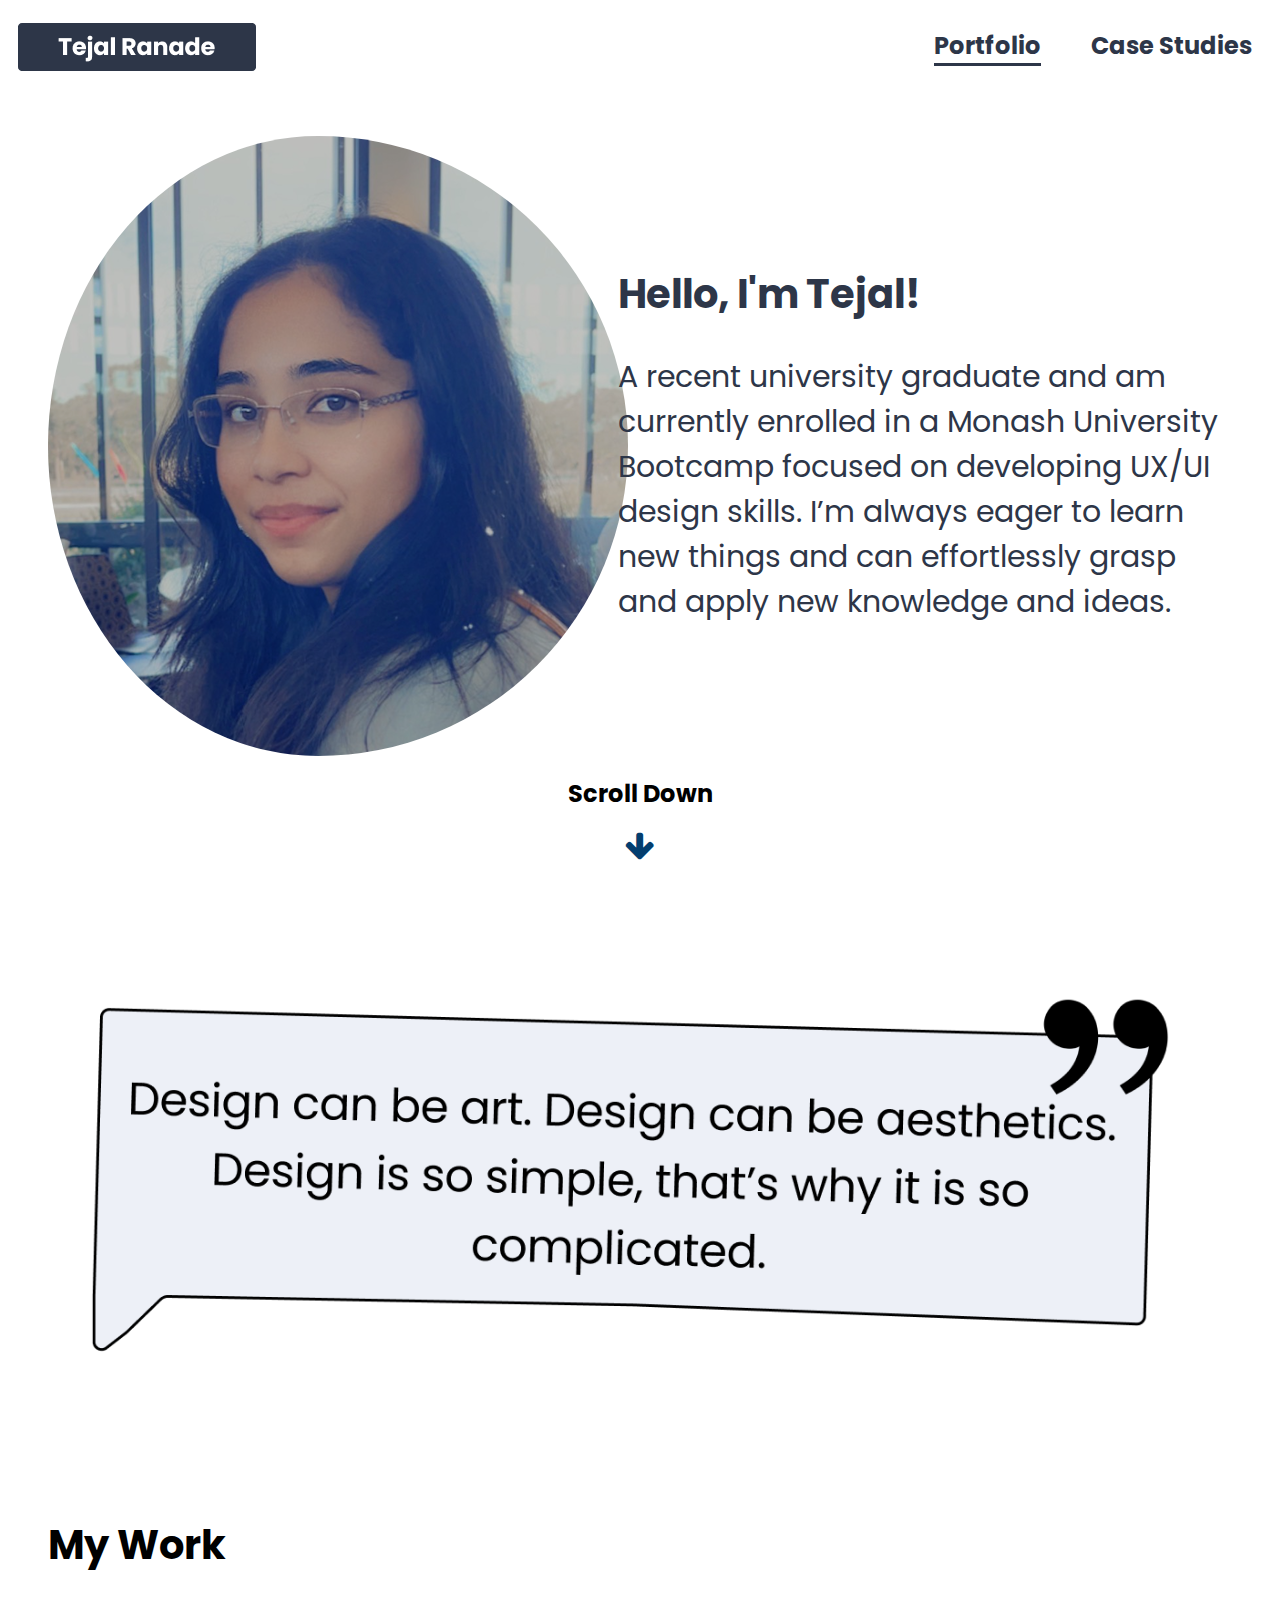
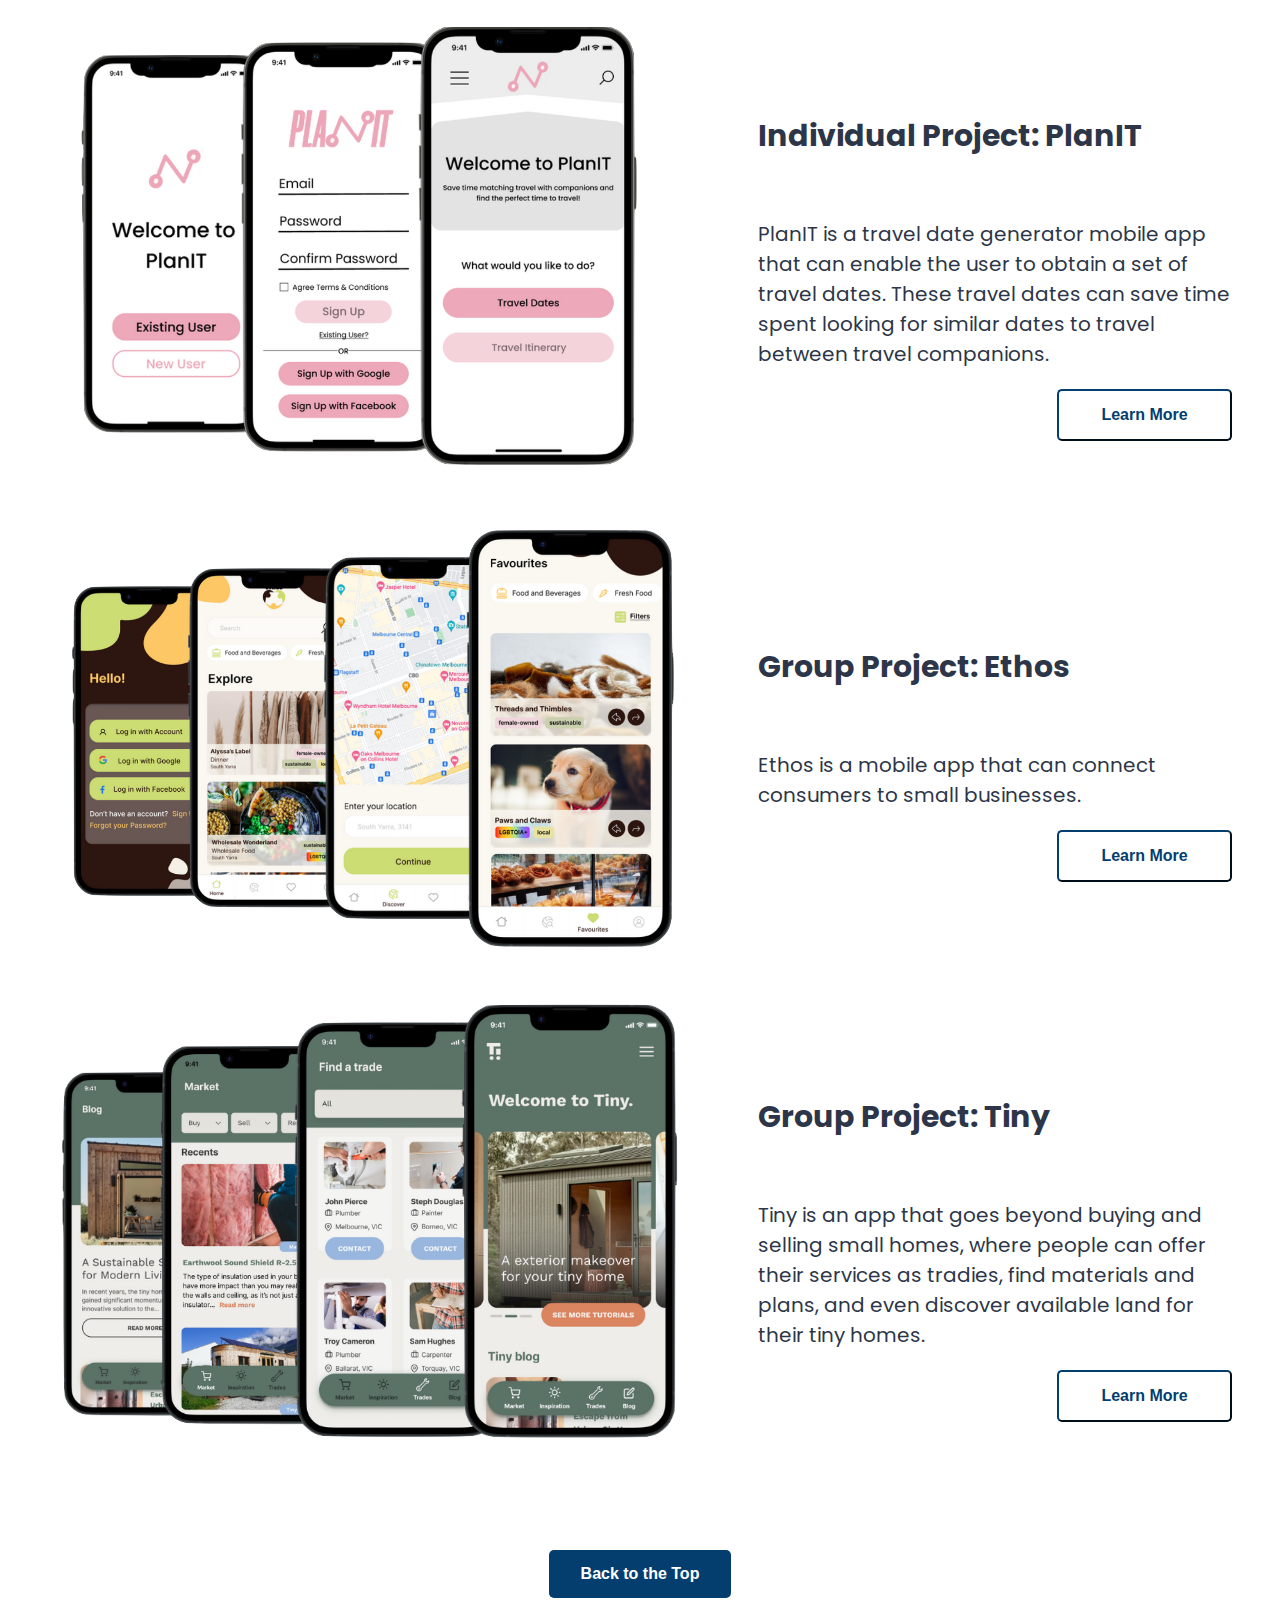
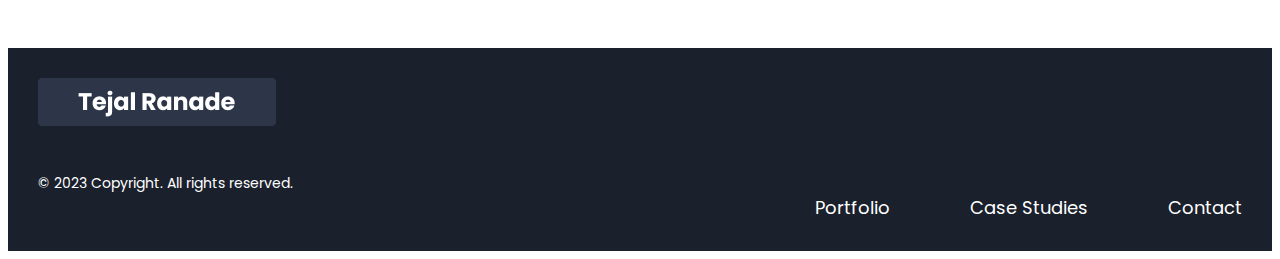
<file: index.html>
<!DOCTYPE html>
<html>
  <head>
    <title>Portfolio Challenge</title>
    <link rel="stylesheet" href="css/style.css" />
    <link rel="preconnect" href="https://fonts.googleapis.com" />
    <link rel="preconnect" href="https://fonts.gstatic.com" crossorigin />
    <link
      href="https://fonts.googleapis.com/css2?family=Poppins&display=swap"
      rel="stylesheet"
    />
    <link
      rel="stylesheet"
      href="https://cdnjs.cloudflare.com/ajax/libs/font-awesome/4.7.0/css/font-awesome.min.css"
    />
  </head>

  <body>
    <nav>
      <div class="logo">
        <img src="image/logo.png" />
      </div>
      <div class="menu">
        <a href="#" class="active">Portfolio</a>
        <a href="casestudy.html">Case Studies</a>
      </div>
    </nav>

    <section>
      <div class="aboutMeSection">
        <img src="image/portfolio_img.png" alt="Profile Picture" />
        <div class="introAboutMe">
          <h1>Hello, I'm Tejal!</h1>
          <p>
            A recent university graduate and am currently enrolled in a Monash
            University Bootcamp focused on developing UX/UI design skills. I’m
            always eager to learn new things and can effortlessly grasp and
            apply new knowledge and ideas. 
          </p>
        </div>
      </div>
    </section>

    <div class="arrow bounce">
      <h2>Scroll Down</h2>
      <a class="fa fa-arrow-down fa-2x"></a>
    </div>

    <section>
      <div class="quoteSection">
        <img src="image/quote_img.png" />
      </div>
    </section>

    <section>
      <h1 class="heading-workSection">My Work</h1>
      <div class="myWorkSection">
        <div class="parentImage">
          <img class="pf_Image" src="image/planIT.png" />
        </div>

        <div class="content-workSection">
          <h4>Individual Project: PlanIT</h4>
          <p>
            PlanIT is a travel date generator mobile app that can enable the
            user to obtain a set of travel dates. These travel dates can save
            time spent looking for similar dates to travel between travel
            companions.
          </p>
          <div class="csBtnContainer">
            <button class="button2">Learn More</button>
          </div>
        </div>
      </div>
    </section>

    <section>
      <div class="myWorkSection">
        <div class="parentImage">
          <img class="pf_Image" src="image/ethos.png" />
        </div>
        <div class="content-workSection">
          <h4>Group Project: Ethos</h4>
          <p>
            Ethos is a mobile app that can connect consumers to small
            businesses.
          </p>
          <div class="csBtnContainer">
            <button class="button2">Learn More</button>
          </div>
        </div>
      </div>
    </section>

    <section>
      <div class="myWorkSection">
        <div class="parentImage">
          <img class="pf_Image" src="image/tiny.png" />
        </div>
        <div class="content-workSection">
          <h4>Group Project: Tiny</h4>
          <p>
            Tiny is an app that goes beyond buying and selling small homes,
            where people can offer their services as tradies, find materials and
            plans, and even discover available land for their tiny homes.
          </p>
          <div class="csBtnContainer">
            <button class="button2">Learn More</button>
          </div>
        </div>
      </div>
    </section>

    <div class="buttonContainer">
      <button id="backToTopBtn" class="button1">Back to the Top</button>
    </div>

    <section>
      <footer class="footer">
        <div class="logoFooter">
          <img src="image/logo.png" />
        </div>

        <div class="copyRight">&copy; 2023 Copyright. All rights reserved.</div>

        <div class="footerOptions">
          <a href="#">Portfolio</a>
          <a href="#">Case Studies</a>
          <a href="#">Contact</a>
        </div>
      </footer>
    </section>

    <script src="https://code.jquery.com/jquery-3.4.1.js"></script>
    <script src="js/index.js"></script>
  </body>
</html>
</file>
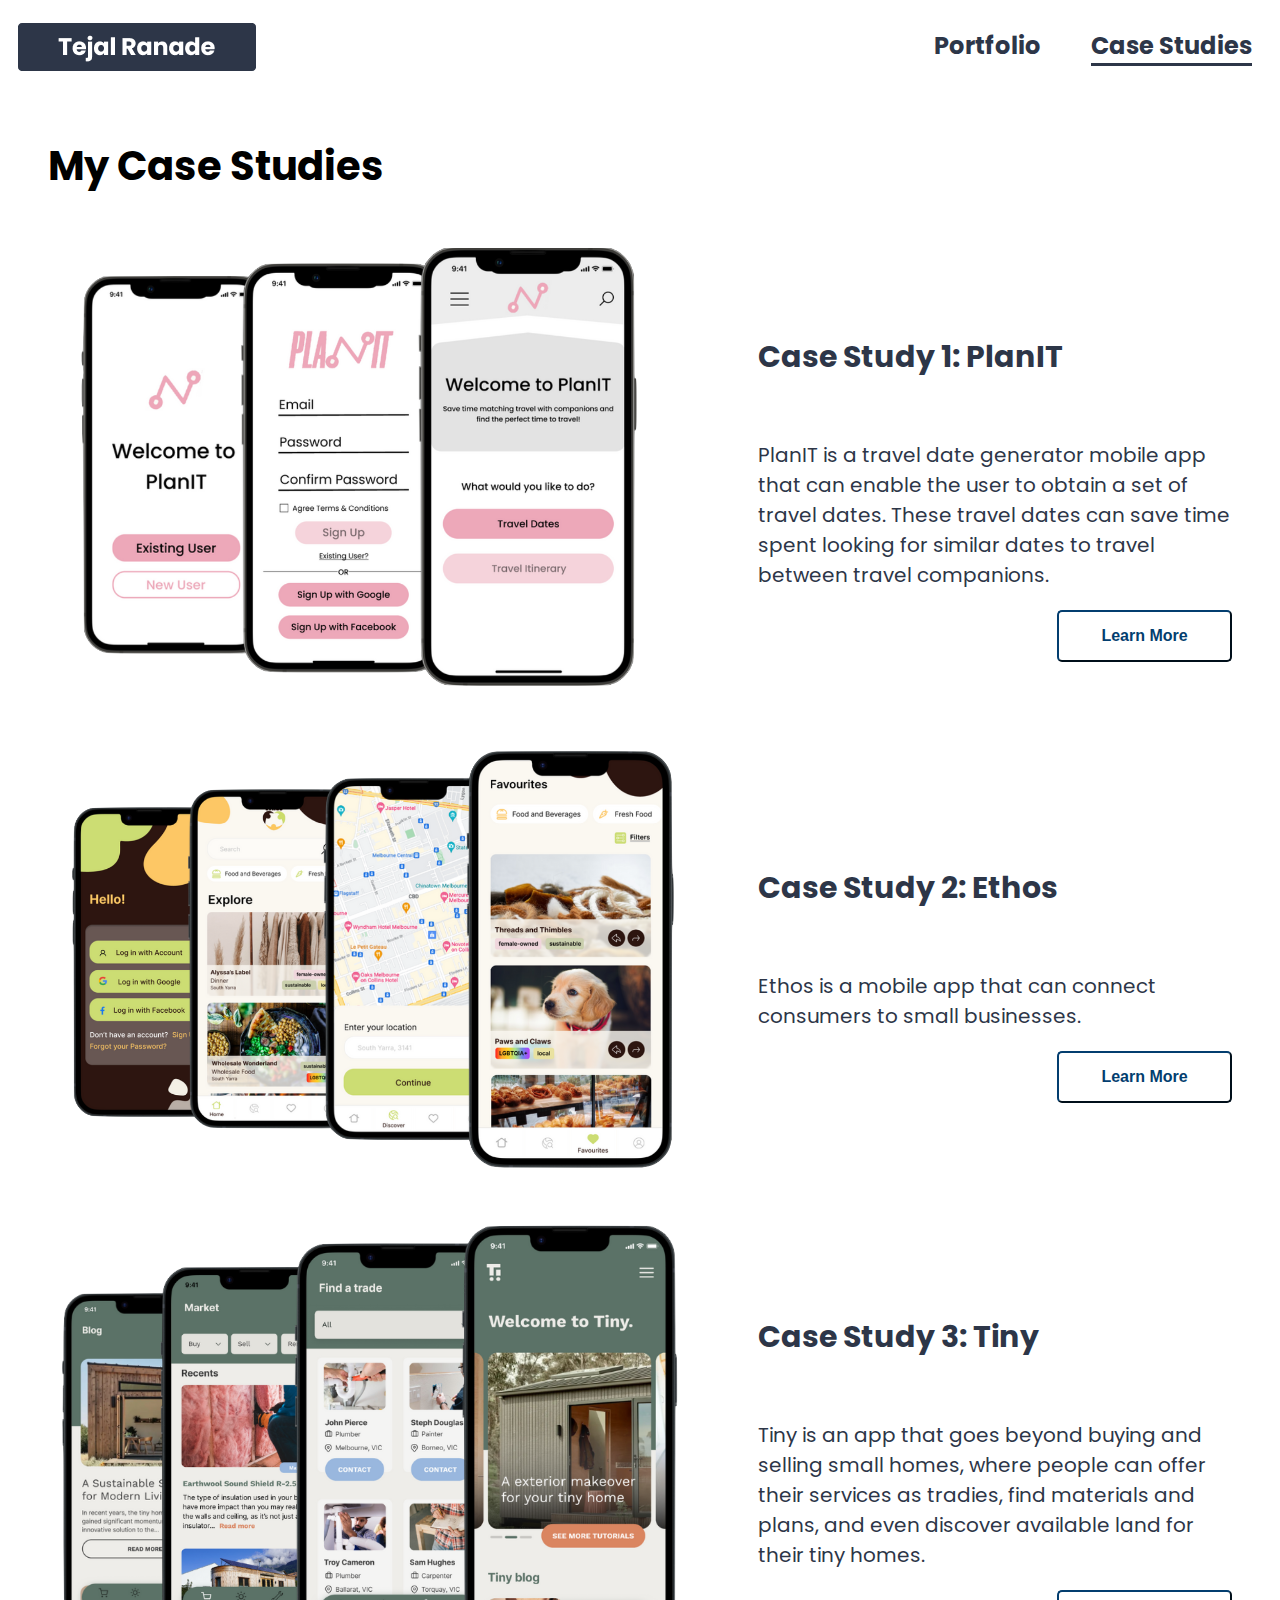
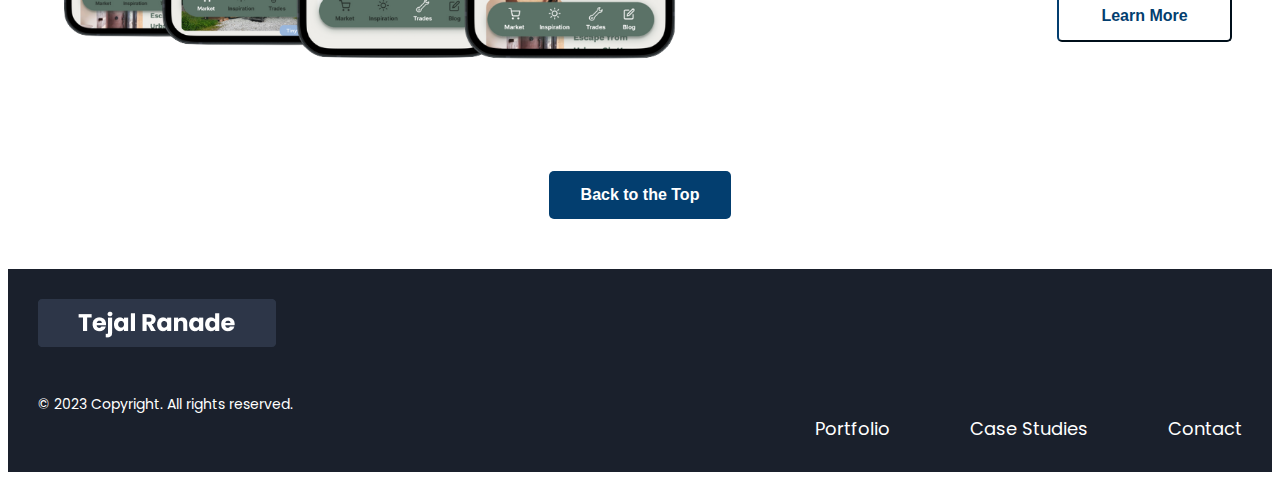
<file: casestudy.html>
<!DOCTYPE html>
<html lang="en">
  <head>
    <meta charset="utf-8" />
    <title>Case Study</title>
    <link rel="stylesheet" href="css/style.css" />
    <link rel="preconnect" href="https://fonts.googleapis.com" />
    <link rel="preconnect" href="https://fonts.gstatic.com" crossorigin />
    <link
      href="https://fonts.googleapis.com/css2?family=Poppins&display=swap"
      rel="stylesheet"
    />
  </head>

  <body>
    <nav>
      <div class="logo">
        <a href="index.html"><img src="image/logo.png" /></a>
      </div>
      <div class="menu">
        <a href="index.html">Portfolio</a>
        <a href="casestudy.html" class="active">Case Studies</a>
      </div>
    </nav>

    <section>
      <h1 class="heading-workSection">My Case Studies</h1>
    </section>

    <section>
      <div class="myWorkSection">
        <div class="parentImage">
          <img class="pf_Image" src="image/planIT.png" />
        </div>

        <div class="content-workSection">
          <h4>Case Study 1: PlanIT</h4>
          <p>
            PlanIT is a travel date generator mobile app that can enable the
            user to obtain a set of travel dates. These travel dates can save
            time spent looking for similar dates to travel between travel
            companions.
          </p>
          <div class="csBtnContainer">
            <button
              onclick="window.location.href = 'planIT.html';"
              class="button2"
            >
              Learn More
            </button>
          </div>
        </div>
      </div>
    </section>

    <section>
      <div class="myWorkSection">
        <div class="parentImage">
          <img class="pf_Image" src="image/ethos.png" />
        </div>
        <div class="content-workSection">
          <h4>Case Study 2: Ethos</h4>
          <p>
            Ethos is a mobile app that can connect consumers to small
            businesses.
          </p>
          <div class="csBtnContainer">
            <button class="button2">Learn More</button>
          </div>
        </div>
      </div>
    </section>

    <section>
      <div class="myWorkSection">
        <div class="parentImage">
          <img class="pf_Image" src="image/tiny.png" />
        </div>
        <div class="content-workSection">
          <h4>Case Study 3: Tiny</h4>
          <p>
            Tiny is an app that goes beyond buying and selling small homes,
            where people can offer their services as tradies, find materials and
            plans, and even discover available land for their tiny homes.
          </p>
          <div class="csBtnContainer">
            <button class="button2">Learn More</button>
          </div>
        </div>
      </div>
    </section>

    <div class="buttonContainer">
      <button id="backToTopBtn" class="button1">Back to the Top</button>
    </div>

    <section>
      <footer class="footer">
        <div class="logoFooter">
          <img src="image/logo.png" />
        </div>

        <div class="copyRight">&copy; 2023 Copyright. All rights reserved.</div>

        <div class="footerOptions">
          <a href="#">Portfolio</a>
          <a href="#">Case Studies</a>
          <a href="#">Contact</a>
        </div>
      </footer>
    </section>

    <script src="https://code.jquery.com/jquery-3.4.1.js"></script>
    <script src="js/index.js"></script>
  </body>
</html>
</file>
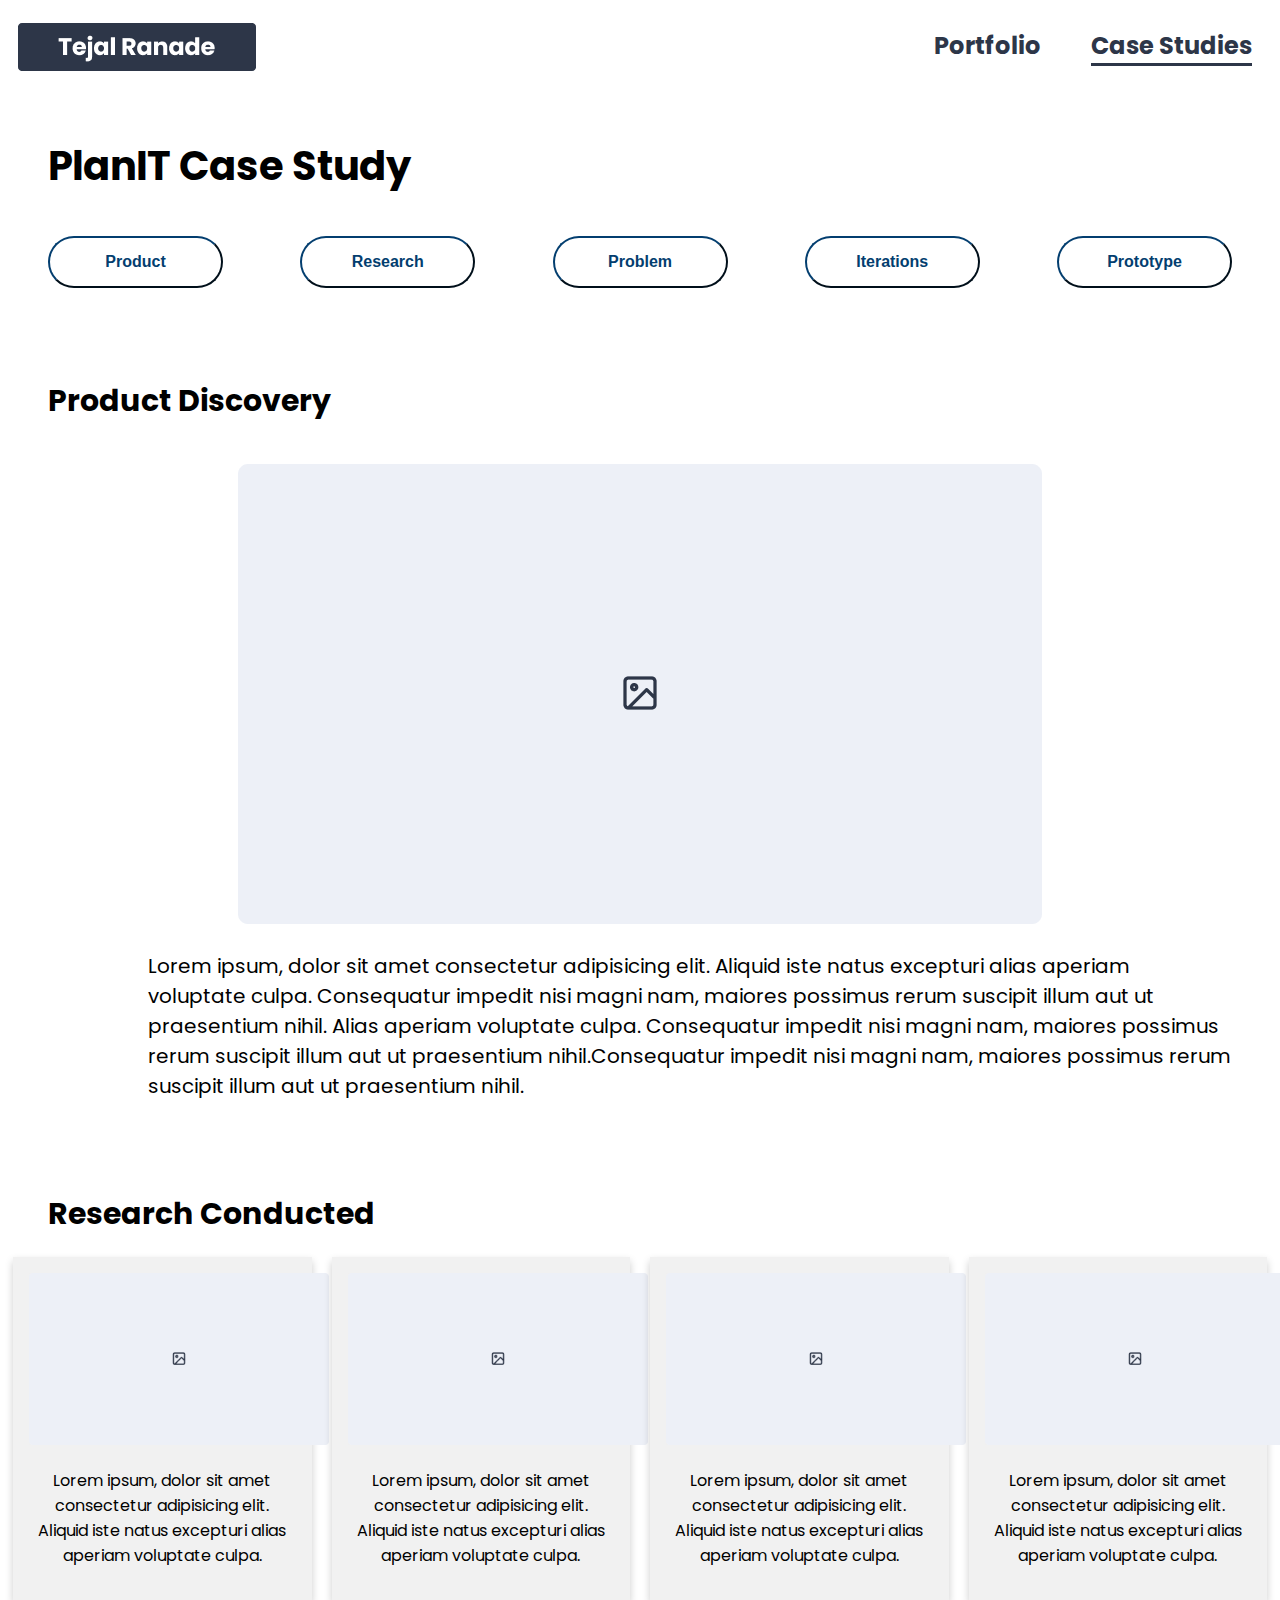
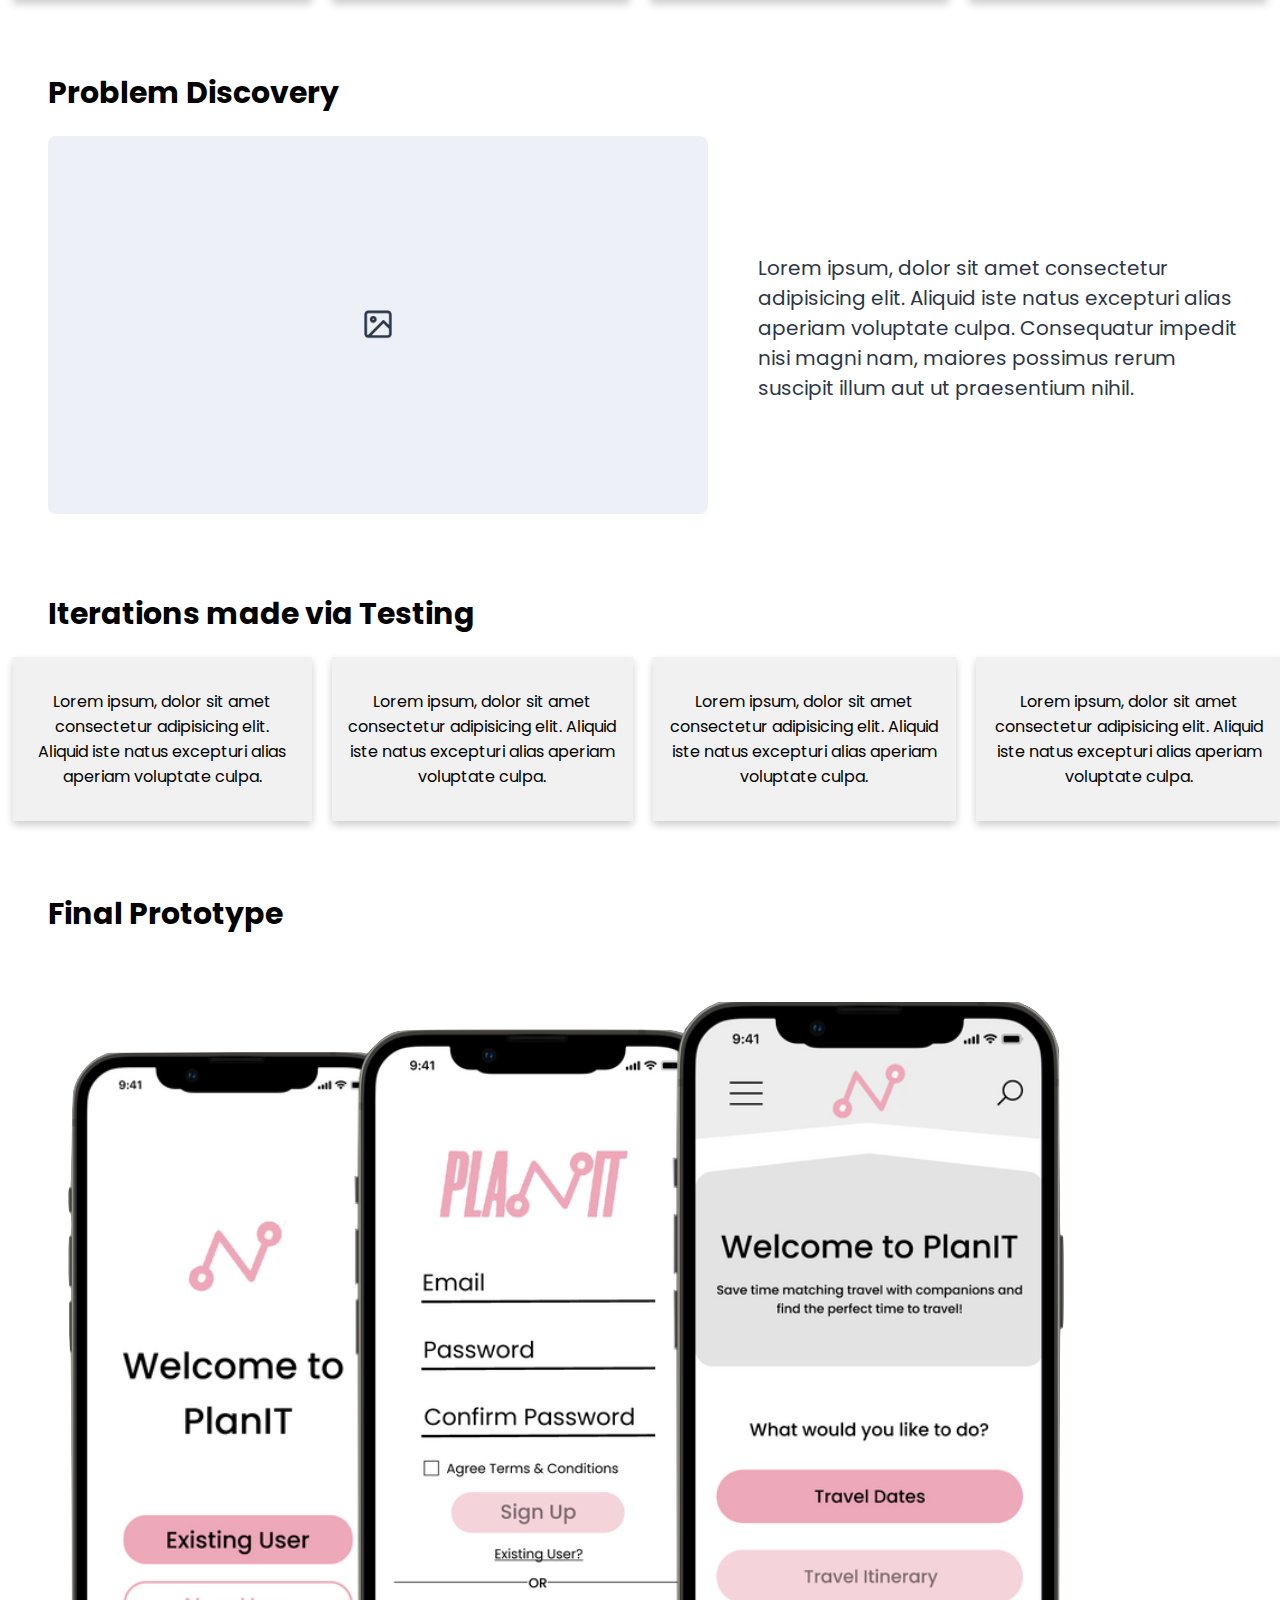
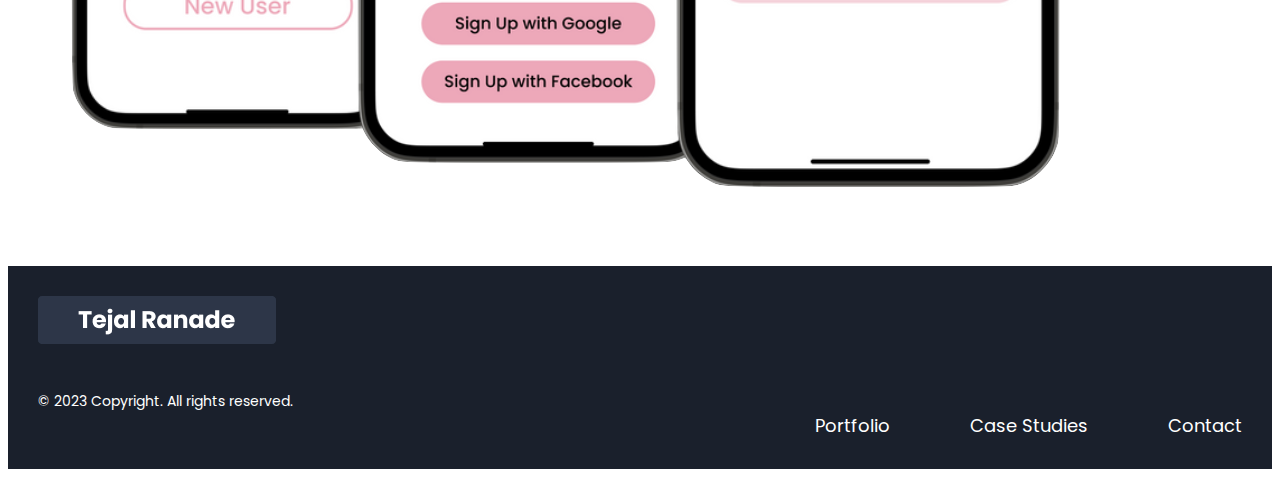
<file: planIT.html>
<!DOCTYPE html>
<html lang="en">
  <head>
    <meta charset="utf-8" />
    <title>PlanIT Case Study</title>
    <link rel="stylesheet" href="css/style.css" />
    <link rel="preconnect" href="https://fonts.googleapis.com" />
    <link rel="preconnect" href="https://fonts.gstatic.com" crossorigin />
    <link
      href="https://fonts.googleapis.com/css2?family=Poppins&display=swap"
      rel="stylesheet"
    />
  </head>

  <body>
    <nav>
      <div class="logo">
        <a href="index.html"><img src="image/logo.png" /></a>
      </div>
      <div class="menu">
        <a href="index.html">Portfolio</a>
        <a href="casestudy.html" class="active">Case Studies</a>
      </div>
    </nav>

    <section>
      <h1 class="heading-workSection">PlanIT Case Study</h1>
    </section>

    <div class="csBtnContainer2">
      <button onclick="window.location.href = '#productSection';" class="button2" id="round">Product</button>
      <button onclick="window.location.href = '#researchSection';" class="button2" id="round">Research</button>
      <button onclick="window.location.href = '#problemSection';" class="button2" id="round">Problem</button>
      <button onclick="window.location.href = '#iterationsSection';" class="button2" id="round">Iterations</button>
      <button onclick="window.location.href = '#prototypeSection';" class="button2" id="round">Prototype</button>
    </div>

    <section id="productSection">
      <h1 class="heading-caseStudySection">Product Discovery</h1>
      <div class="prodSection">
        <div class="prodImg">
          <img src="image/WF_Image_Placeholder.png">
        </div>
        <div class="prodContent">
          <p>Lorem ipsum, dolor sit amet consectetur adipisicing elit. Aliquid
            iste natus excepturi alias aperiam voluptate culpa. Consequatur
            impedit nisi magni nam, maiores possimus rerum suscipit illum aut ut
            praesentium nihil. Alias aperiam voluptate culpa. Consequatur
            impedit nisi magni nam, maiores possimus rerum suscipit illum aut ut
            praesentium nihil.Consequatur impedit nisi magni nam, maiores possimus rerum suscipit illum aut ut
            praesentium nihil.
          </p>
        </div>
      </div>
    </section>

    <section id="researchSection">
      <h1 class="heading-caseStudySection">Research Conducted</h1>
      <div class="row">
        <div class="column">
          <div class="card">
            <div id="research-content">
              <img src="image/WF_Image_Placeholder.png">
              <p>Lorem ipsum, dolor sit amet consectetur adipisicing elit. Aliquid
                iste natus excepturi alias aperiam voluptate culpa.</p>
            </div>
          </div>
        </div>
        <div class="column">
          <div class="card">
            <div id="research-content">
              <img src="image/WF_Image_Placeholder.png">
              <p>Lorem ipsum, dolor sit amet consectetur adipisicing elit. Aliquid
                iste natus excepturi alias aperiam voluptate culpa.</p>
            </div>
          </div>
        </div>
        <div class="column">
          <div class="card">
            <div id="research-content">
              <img src="image/WF_Image_Placeholder.png">
              <p>Lorem ipsum, dolor sit amet consectetur adipisicing elit. Aliquid
                iste natus excepturi alias aperiam voluptate culpa.</p>
            </div>
          </div>
        </div>
        <div class="column">
          <div class="card">
            <div id="research-content">
              <img src="image/WF_Image_Placeholder.png">
              <p>Lorem ipsum, dolor sit amet consectetur adipisicing elit. Aliquid
                iste natus excepturi alias aperiam voluptate culpa.</p>
            </div>
          </div>
        </div>
      </div>
    </section>

    <section id="problemSection">
      <h1 class="heading-caseStudySection">Problem Discovery</h1>
      <div class="myWorkSection">
        <div class="parentImage">
          <img src="image/WF_Image_Placeholder.png">
        </div>
        <div class="content-workSection">
          <p>Lorem ipsum, dolor sit amet consectetur adipisicing elit. Aliquid
            iste natus excepturi alias aperiam voluptate culpa. Consequatur
            impedit nisi magni nam, maiores possimus rerum suscipit illum aut ut
            praesentium nihil.
          </p>
        </div>
      </div>
    </section>

    <section id="iterationsSection">
      <h1 class="heading-caseStudySection">Iterations made via Testing</h1>
      <div class="row">
        <div class="column">
          <div class="card">
            <div id="research-content">
              <p>Lorem ipsum, dolor sit amet consectetur adipisicing elit. Aliquid
                iste natus excepturi alias aperiam voluptate culpa.</p>
            </div>
          </div>
        </div>
        <div class="row">
          <div class="column">
            <div class="card">
              <div id="research-content">
                <p>Lorem ipsum, dolor sit amet consectetur adipisicing elit. Aliquid
                  iste natus excepturi alias aperiam voluptate culpa.</p>
              </div>
            </div>
          </div>
          <div class="row">
            <div class="column">
              <div class="card">
                <div id="research-content">
                  <p>Lorem ipsum, dolor sit amet consectetur adipisicing elit. Aliquid
                    iste natus excepturi alias aperiam voluptate culpa.</p>
                </div>
              </div>
            </div>
            <div class="row">
              <div class="column">
                <div class="card">
                  <div id="research-content">
                    <p>Lorem ipsum, dolor sit amet consectetur adipisicing elit. Aliquid
                      iste natus excepturi alias aperiam voluptate culpa.</p>
                  </div>
                </div>
              </div>
    </section>

    <section id="prototypeSection">
      <h1 class="heading-caseStudySection">Final Prototype</h1>
        <div class="prototypeImg">
          <img src="image/planIT.png">
        </div>
    </section>

    <section>
      <footer class="footer">
        <div class="logoFooter">
          <img src="image/logo.png" />
        </div>

        <div class="copyRight">&copy; 2023 Copyright. All rights reserved.</div>

        <div class="footerOptions">
          <a href="#">Portfolio</a>
          <a href="#">Case Studies</a>
          <a href="#">Contact</a>
        </div>
      </footer>
    </section>

  </body>
</html>
</file>
<file: css/style.css>
body {
  font-family: 'Poppins', sans-serif;
  background-color: white;
}
nav {
  display: flex;
  justify-content: space-between;
  align-items: center;
  padding: 10px;
  font-size: 24px;
  font-weight: bold;
  overflow: hidden;
  margin-bottom: 50px;
}

a {
  color: #033e6f;
  text-decoration: none;
}

.arrow {
  text-align: center;
}
.bounce {
  -moz-animation: bounce 2s infinite;
  -webkit-animation: bounce 2s infinite;
  animation: bounce 2s infinite;
}

@keyframes bounce {
  0%,
  20%,
  50%,
  80%,
  100% {
    transform: translateY(0);
  }
  40% {
    transform: translateY(-30px);
  }
  60% {
    transform: translateY(-15px);
  }
}

@media only screen and (max-width: 900px) {
  nav {
    flex-direction: column;
    align-items: center;
  }

  .menu {
    flex-direction: column;
  }

  .menu a {
    font-size: 18px;
    margin-bottom: 10px;
  }

  .menu a.active {
    border-bottom: 3px solid #2d3648;
  }

  .aboutMeSection {
    flex-direction: column;
    text-align: center;
  }

  .aboutMeSection img {
    align-items: center;
    margin-bottom: 20px;
    width: 80%;
  }

  .introAboutMe {
    margin-right: 0px;
    text-align: center;
  }

  .introAboutMe h1,
  .introAboutMe p {
    padding-left: 20px;
    margin-left: 20px;
  }

  .quoteSection img {
    align-items: center;
    margin-bottom: 20px;
    width: 160%;
  }

  .myWorkSection {
    display: grid;
    grid-template-columns: 1fr;
    grid-template-rows: 1fr 1fr;
    grid-template-areas:
      'image'
      'content';
    align-items: center;
    gap: 50px;
  }

  .parentImage img {
    display: grid;
    padding-left: 40px;
    width: 200%;
    grid-area: image;
  }

  .content-workSection {
    display: grid;
    grid-area: content;
  }
}

.logo {
  height: 48px;
  width: 238px;
  text-align: center;
}

.menu {
  display: flex;
  padding: 10px;
  gap: 50px;
}

.menu a {
  color: #2d3648;
  text-decoration: none;
  position: relative;
}

.menu a.active {
  border-bottom: 3px solid #2d3648;
}

.aboutMeSection {
  display: flex;
  align-items: center;
  gap: 50px;
  color: #2d3648;
}

.aboutMeSection img {
  padding-left: 40px;
  max-width: 700px;
  border-radius: 50%;
  margin-right: -30px;
}

.introAboutMe {
  flex: 1;
  margin-left: -30px;
}

.introAboutMe h1 {
  padding-right: 40px;
  font-size: 40px;
  font-weight: bold;
}

.introAboutMe p {
  padding-right: 40px;
  font-size: 30px;
  line-height: 1.5;
}

.quoteSection {
  display: flex;
  justify-content: center;
  padding: 100px;
}

.quoteSection img {
  max-width: 1100px;
}

.heading-workSection {
  padding-left: 40px;
  font-size: 40px;
  font-weight: bold;
}

.heading-caseStudySection {
  padding-left: 40px;
  padding-top: 50px;
  font-size: 30px;
}

.myWorkSection {
  display: grid;
  grid-template-columns: 1fr 1fr;
  grid-template-rows: 1fr;
  grid-template-areas: 'image content';
  align-items: center;
  gap: 50px;
  color: #2d3648;
}

.parentImage img {
  padding-left: 40px;
  max-width: 700px;
  grid-area: image;
}

.content-workSection {
  display: grid;
  grid-area: content;
}

.content-workSection h4 {
  padding-right: 30px;
  font-size: 30px;
  font-weight: bold;
}

.content-workSection p {
  padding-right: 30px;
  font-size: 20px;
  line-height: 1.5;
}

.buttonContainer {
  text-align: center;
  padding: 50px;
}

.button1 {
  background-color: #033e6f;
  cursor: pointer;
  border: none;
  border-radius: 5px;
  color: white;
  padding: 15px 32px;
  text-align: center;
  text-decoration: none;
  display: inline-block;
  font-size: 16px;
  font-weight: bold;
}

.button2 {
  width: 175px;
  background: none;
  cursor: pointer;
  border-color: #033e6f;
  border-radius: 5px;
  color: #033e6f;
  padding: 15px 32px;
  text-align: center;
  text-decoration: none;
  display: inline-block;
  font-size: 16px;
  font-weight: bold;
}

#round {
  border-radius: 30px;
}

.csBtnContainer {
  text-align: right;
  padding-right: 40px;
}

.csBtnContainer2 {
  display: flex;
  justify-content: space-between;
  margin: 40px;
}

.prodSection {
  text-align: center;
  margin: 40px;
}

.prodContent {
  padding-left: 100px;
}
.prodContent p {
  font-size: 20px;
  text-align: left;
}

* {
  box-sizing: border-box;
}

/* Float four columns side by side */
.column {
  float: left;
  width: 25%;
  padding: 0 10px;
}

/* Remove extra left and right margins, due to padding in columns */
.row {
  margin: 0 -5px;
}

/* Clear floats after the columns */
.row:after {
  content: '';
  display: table;
  clear: both;
}

/* Style the counter cards */
.card {
  box-shadow: 0 4px 8px 0 rgba(0, 0, 0, 0.2); /* this adds the "card" effect */
  padding: 16px;
  text-align: center;
  background-color: #f1f1f1;
}

/* Responsive columns - one column layout (vertical) on small screens */
@media screen and (max-width: 600px) {
  .column {
    width: 100%;
    display: block;
    margin-bottom: 20px;
  }
}

#research-content img {
  width: 300px;
}

.footer {
  background-color: #1a202c;
  color: #fff;
  padding: 30px;
}

.copyRight {
  font-size: 14px;
  padding-top: 40px;
}

.footerOptions {
  display: flex;
  justify-content: right;
  gap: 80px;
}

.footerOptions a {
  color: white;
  text-decoration: none;
  font-size: 18px;
}
</file>
